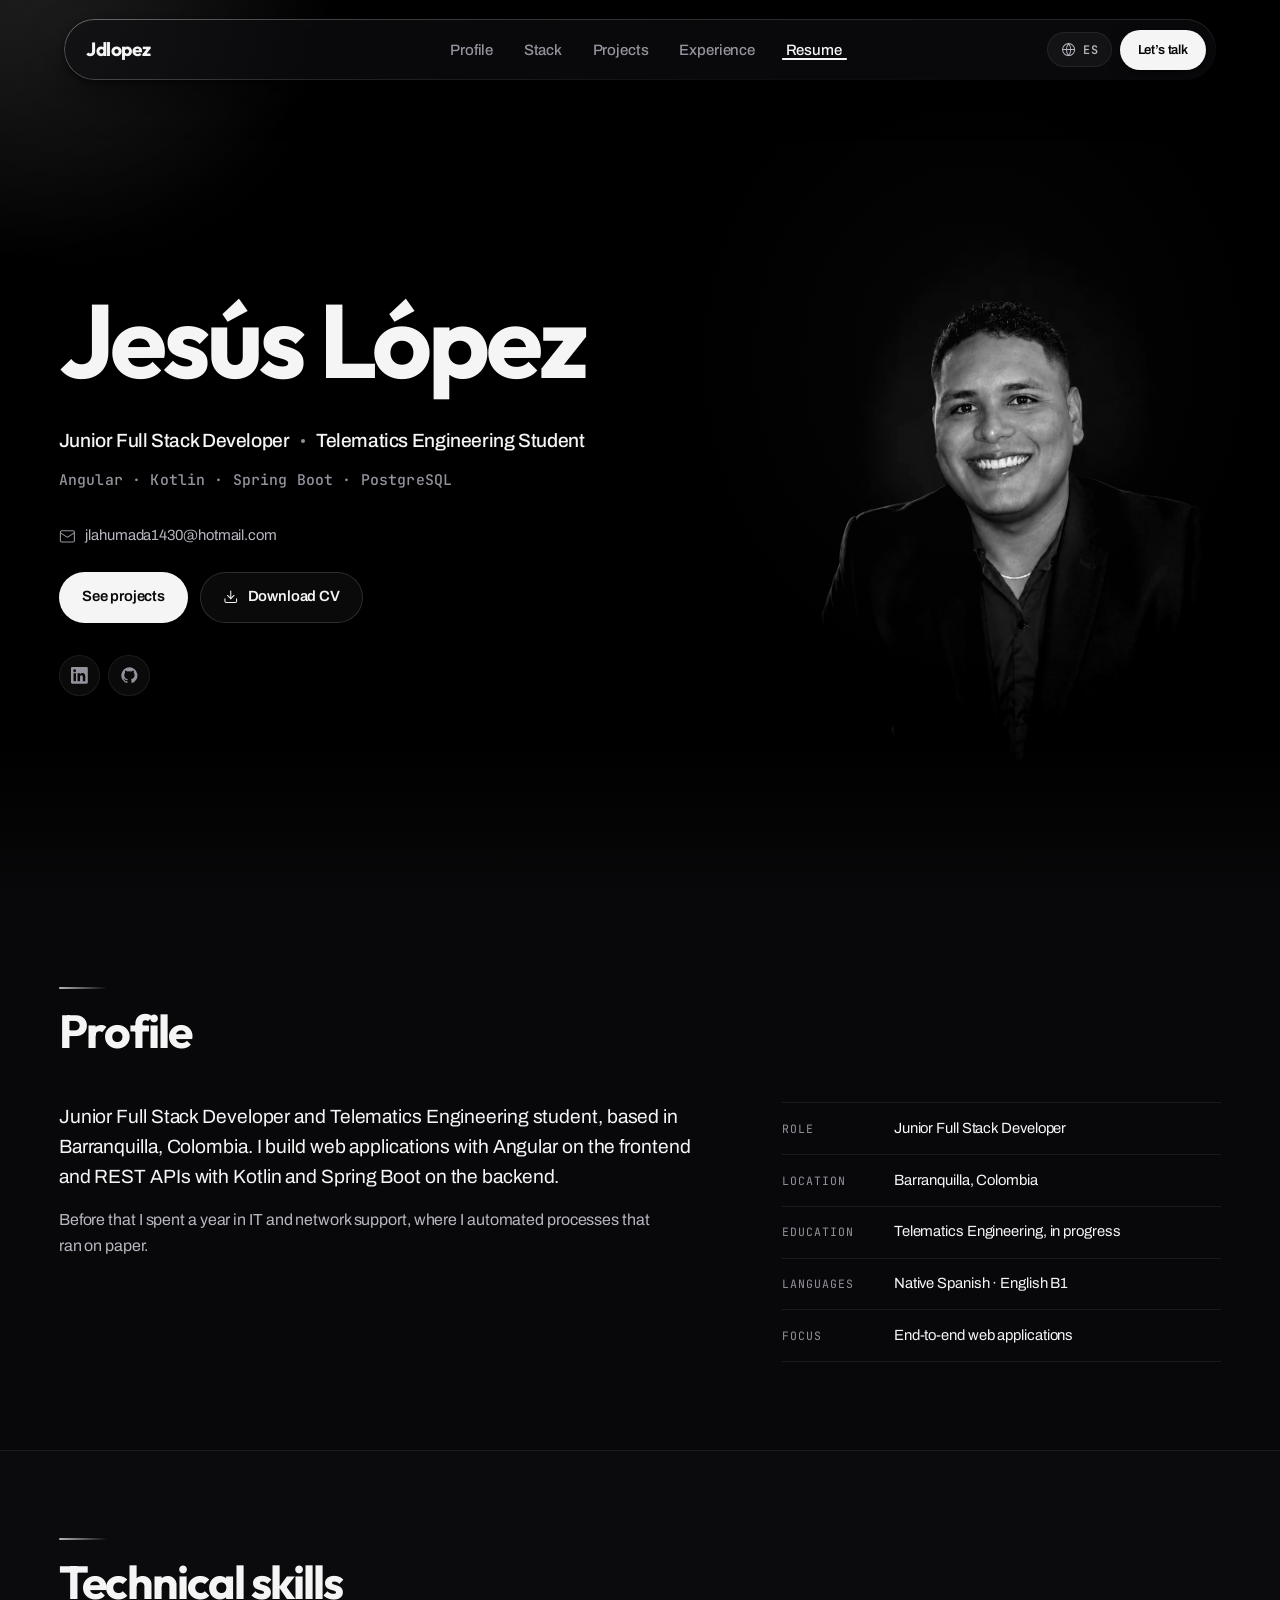
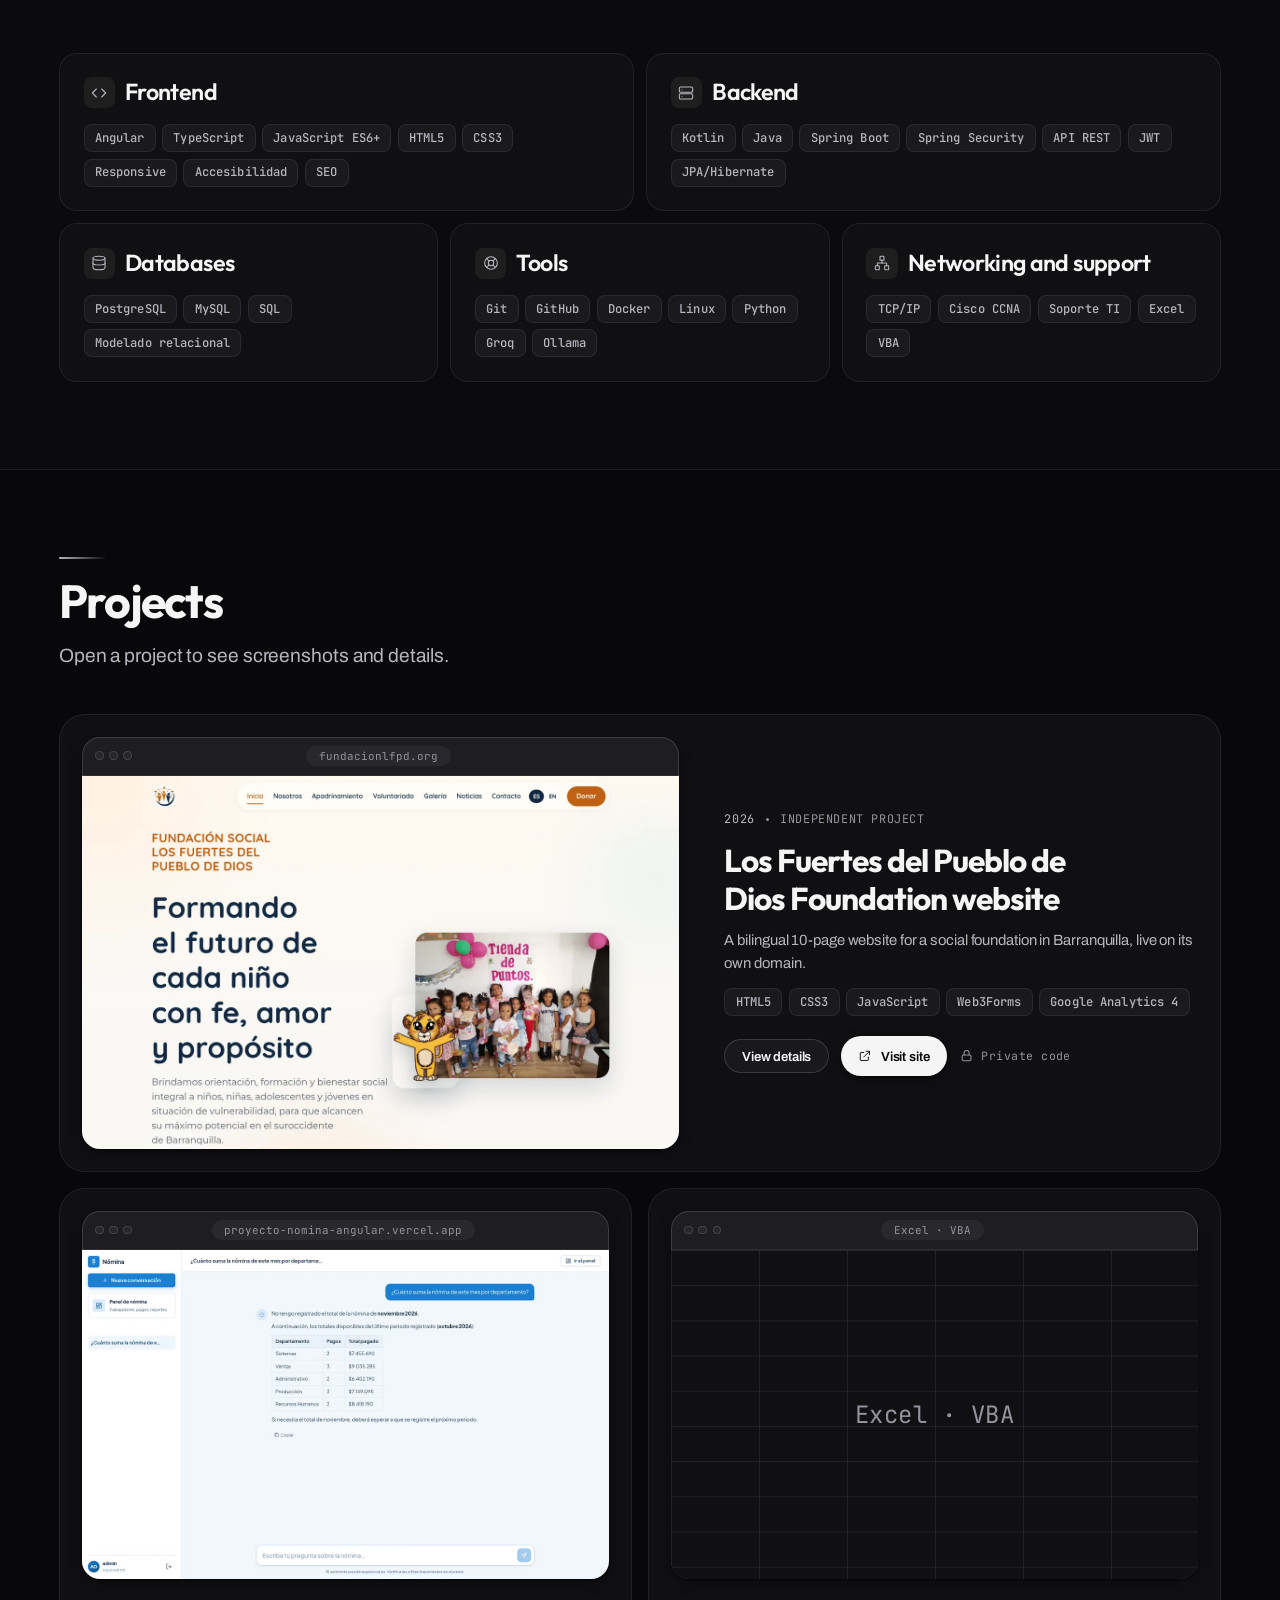
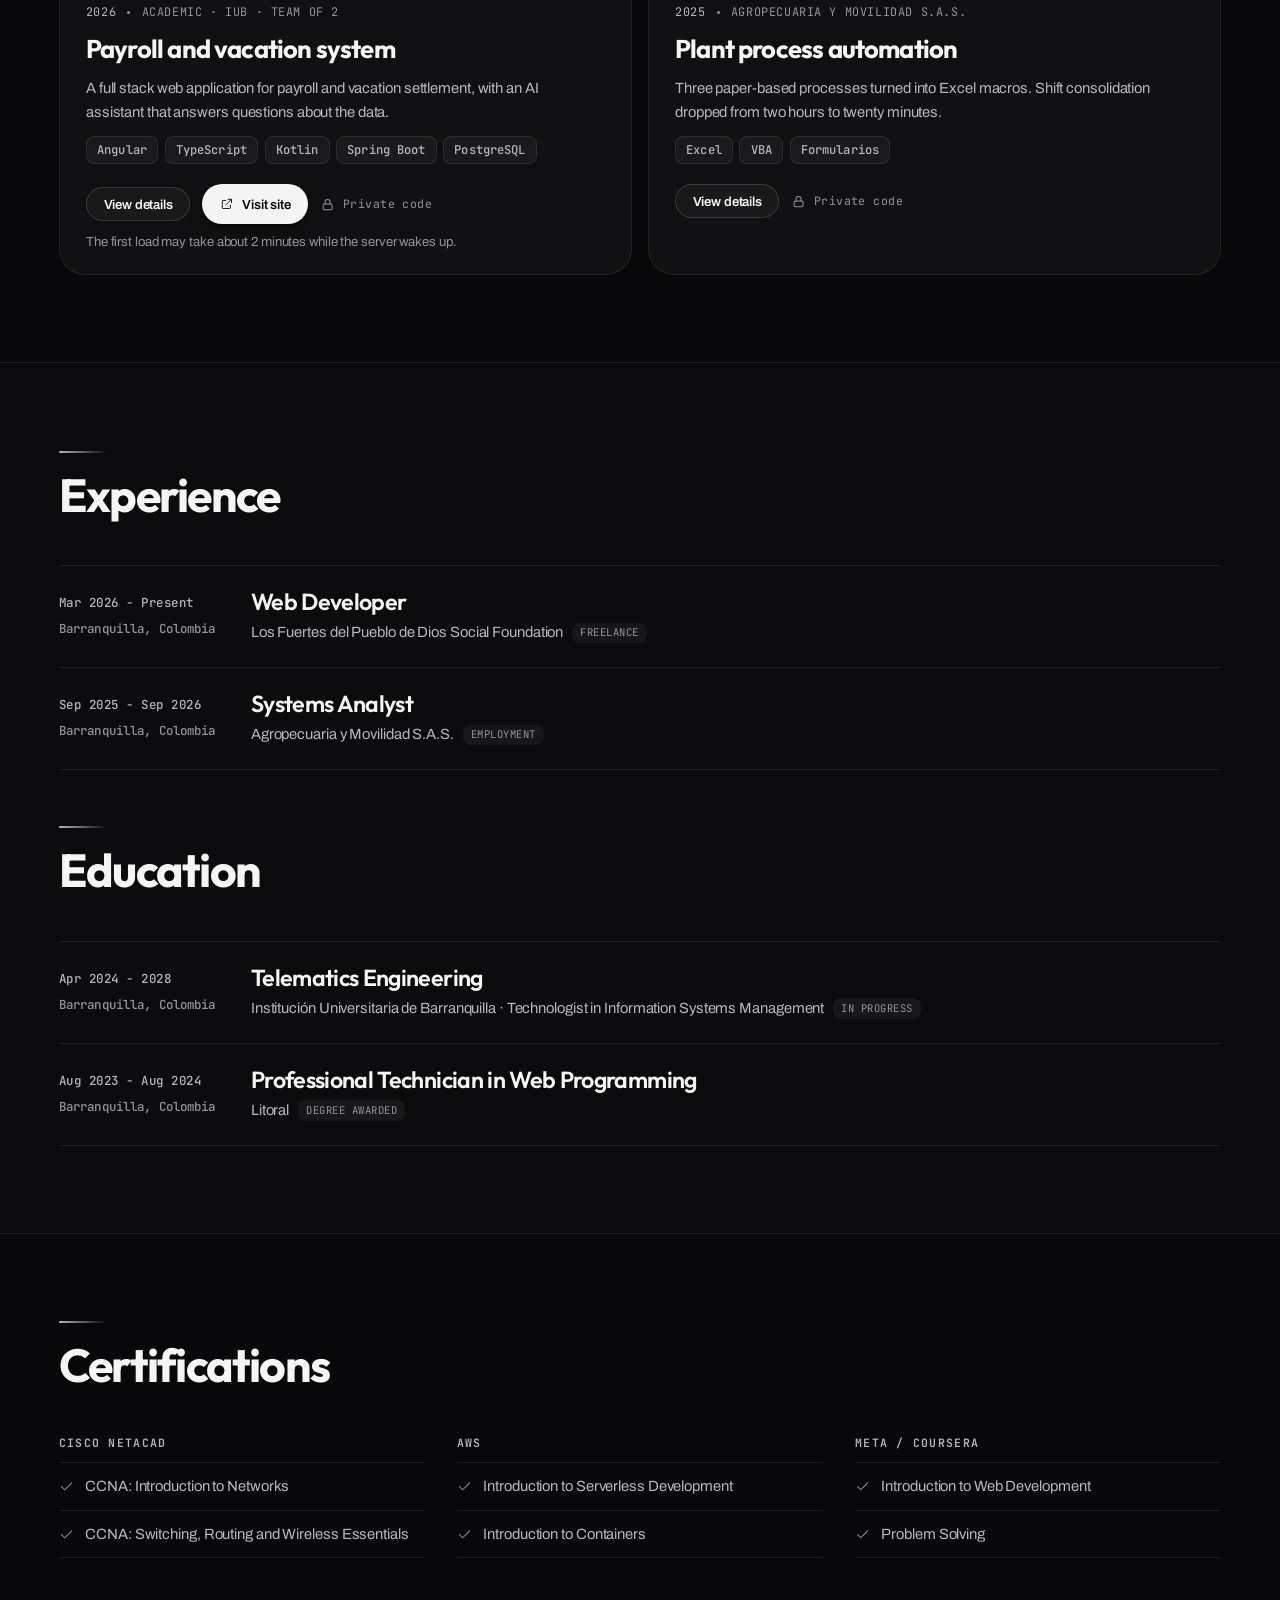
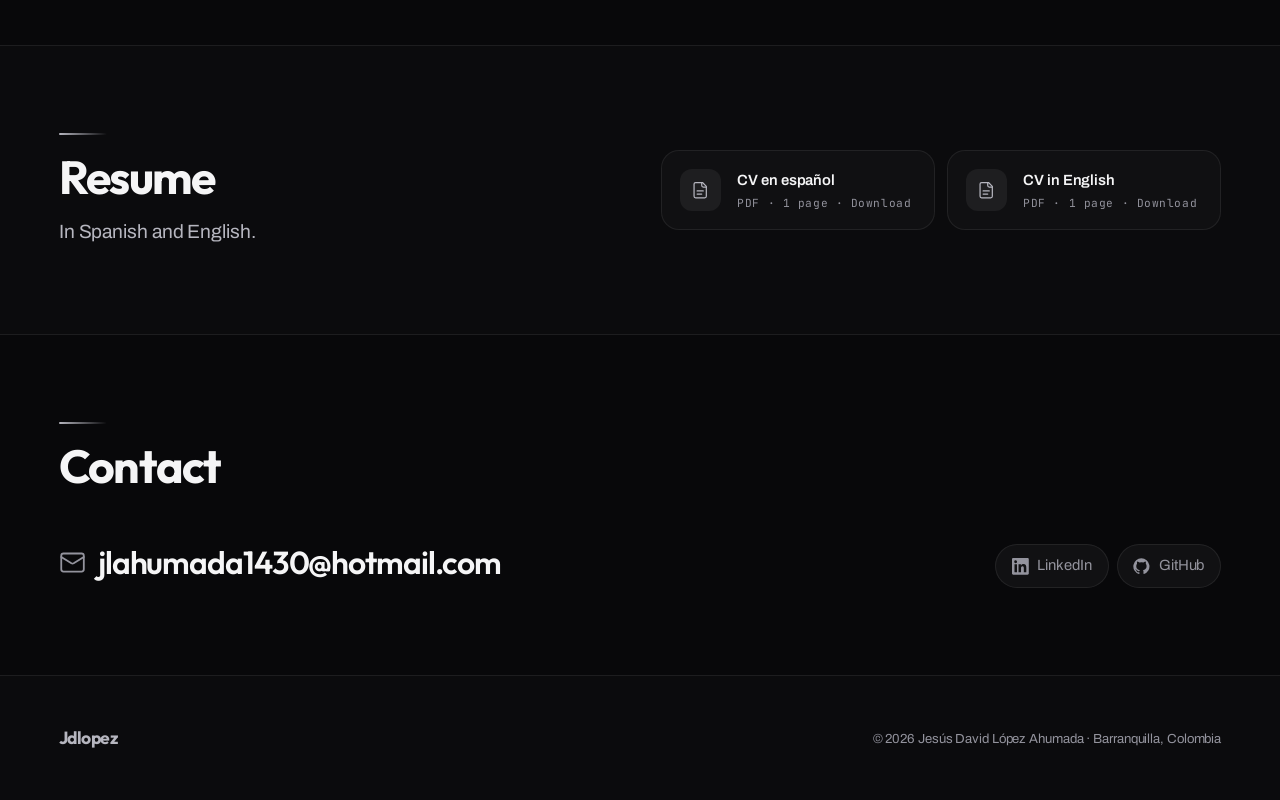
<file: index.html>
<!doctype html>
<html lang="es" class="no-js">
<head>
<meta charset="utf-8">
<meta name="viewport" content="width=device-width, initial-scale=1">
<title>Jesús López · Desarrollador Full Stack Junior</title>
<meta name="description" content="Portafolio de Jesús David López Ahumada, Desarrollador Full Stack Junior en Barranquilla: Angular, TypeScript, Kotlin, Spring Boot y PostgreSQL.">
<meta name="author" content="Jesús David López Ahumada">
<meta name="theme-color" content="#08080a">

<meta property="og:type" content="profile">
<meta property="og:title" content="Jesús López · Desarrollador Full Stack Junior">
<meta property="og:description" content="Angular, TypeScript, Kotlin, Spring Boot y PostgreSQL.">
<meta property="og:image" content="assets/img/jesus-lopez.png">
<meta name="twitter:card" content="summary_large_image">

<link rel="icon" href="assets/img/favicon.svg" type="image/svg+xml">

<link rel="preload" href="assets/fonts/outfit-var-latin.woff2" as="font" type="font/woff2" crossorigin>
<link rel="preload" href="assets/fonts/archivo-var-latin.woff2" as="font" type="font/woff2" crossorigin>

<link rel="stylesheet" href="assets/css/tokens.css">
<link rel="stylesheet" href="assets/css/base.css">
<link rel="stylesheet" href="assets/css/components.css">
<link rel="stylesheet" href="assets/css/sections.css">

<script type="application/ld+json">
{
  "@context": "https://schema.org",
  "@type": "Person",
  "name": "Jesús David López Ahumada",
  "jobTitle": "Desarrollador Full Stack Junior",
  "address": { "@type": "PostalAddress", "addressLocality": "Barranquilla", "addressCountry": "CO" },
  "email": "jlahumada1430@hotmail.com",
  "knowsLanguage": ["es", "en"],
  "knowsAbout": ["Angular", "TypeScript", "JavaScript", "Kotlin", "Java", "Spring Boot", "PostgreSQL", "MySQL", "Docker"],
  "alumniOf": { "@type": "CollegeOrUniversity", "name": "Institución Universitaria de Barranquilla" },
  "sameAs": [
    "https://www.linkedin.com/in/jdlopez30",
    "https://github.com/JLopezAhumada",
    "https://jlopezahumada.github.io"
  ]
}
</script>
</head>

<body>
<a class="skip" href="#contenido" data-i18n="skip">Saltar al contenido</a>
<div id="top-sentinel" aria-hidden="true" style="position:absolute;top:0;height:1px;width:1px"></div>

<div class="page">

<header class="nav glass" id="nav">
  <nav class="nav__inner" aria-label="Principal">
    <a class="nav__mark" href="#inicio">Jdlopez</a>

    <div class="nav__center">
      <ul class="nav__links" id="nav-links">
        <li><a class="nav__link" href="#perfil"      data-i18n="nav.perfil">Perfil</a></li>
        <li><a class="nav__link" href="#stack"       data-i18n="nav.stack">Stack</a></li>
        <li><a class="nav__link" href="#proyectos"   data-i18n="nav.proyectos">Proyectos</a></li>
        <li><a class="nav__link" href="#experiencia" data-i18n="nav.experiencia">Experiencia</a></li>
        <li><a class="nav__link" href="#cv"          data-i18n="nav.cv">Hoja de vida</a></li>
      </ul>
      <span class="nav__ind" id="nav-ind" aria-hidden="true"></span>
    </div>

    <div class="nav__end">
      <button class="langbtn" id="langbtn" type="button"
              data-i18n-attr="aria-label:lang.switch" aria-label="Cambiar idioma">
        <span data-icon="globe"></span>
        <span id="langbtn-code">EN</span>
      </button>

      <a class="btn btn--primary btn--sm" href="#contacto" data-i18n="nav.cta">Hablemos</a>

      <button class="btn btn--icon nav__burger" id="burger" type="button"
              aria-expanded="false" aria-controls="sheet"
              data-i18n-attr="aria-label:nav.menu" aria-label="Abrir menú"
              data-icon="menu"></button>
    </div>
  </nav>
</header>

<div class="sheet" id="sheet" aria-hidden="true">
  <button class="btn btn--icon sheet__close" id="sheet-close" type="button"
          data-i18n-attr="aria-label:nav.cerrar" aria-label="Cerrar menú" data-icon="close"></button>

  <nav aria-label="Menú">
    <a class="sheet__link" style="--i:0" href="#perfil"      data-i18n="nav.perfil">Perfil</a>
    <a class="sheet__link" style="--i:1" href="#stack"       data-i18n="nav.stack">Stack</a>
    <a class="sheet__link" style="--i:2" href="#proyectos"   data-i18n="nav.proyectos">Proyectos</a>
    <a class="sheet__link" style="--i:3" href="#experiencia" data-i18n="nav.experiencia">Experiencia</a>
    <a class="sheet__link" style="--i:4" href="#cv"          data-i18n="nav.cv">Hoja de vida</a>
    <a class="sheet__link" style="--i:5" href="#contacto"    data-i18n="nav.contacto">Contacto</a>
  </nav>

  <div class="sheet__foot">
    <a class="link" data-href="email" href="#"><span data-text="email"></span></a>
    <ul class="social">
      <li><a class="social__link" data-href="linkedin"  href="#" target="_blank" rel="noopener noreferrer" aria-label="LinkedIn"  data-icon="linkedin"></a></li>
      <li><a class="social__link" data-href="github"    href="#" target="_blank" rel="noopener noreferrer" aria-label="GitHub"    data-icon="github"></a></li>
    </ul>
  </div>
</div>

<main id="contenido">

  <section class="hero" id="inicio">
    <div class="hero__light" aria-hidden="true"></div>

    <div class="hero__grid">
      <div class="hero__copy">
        <div class="hero__head">
        <h1 class="display hero__name">Jesús López</h1>
        <ul class="hero__roles" id="roles"></ul>
        <p class="hero__sub mono" data-i18n="hero.sub"></p>
      </div>

      <div class="hero__meta">
        <a class="hero__mail" data-href="email" href="#">
          <span data-icon="mail"></span>
          <span data-text="email"></span>
        </a>

        <div class="hero__actions">
          <a class="btn btn--primary" href="#proyectos" data-i18n="hero.cta1">Ver proyectos</a>
          <a class="btn btn--ghost" id="hero-cv" href="assets/cv/Jesus_David_Lopez_Ahumada_CV_ES.pdf" download>
            <span data-icon="download"></span>
            <span data-i18n="hero.cta2">Descargar CV</span>
          </a>
        </div>

        <ul class="social hero__social">
          <li><a class="social__link" data-href="linkedin" href="#" target="_blank" rel="noopener noreferrer" aria-label="LinkedIn" data-icon="linkedin"></a></li>
          <li><a class="social__link" data-href="github"   href="#" target="_blank" rel="noopener noreferrer" aria-label="GitHub"   data-icon="github"></a></li>
        </ul>
      </div>
      </div>

      <div class="hero__portrait">
        <picture>
          <source media="(max-width: 47.99rem)" srcset="assets/img/jesus-lopez@sm.webp" type="image/webp">
          <source srcset="assets/img/jesus-lopez.webp" type="image/webp">
          <img src="assets/img/jesus-lopez.png" width="932" height="1500"
               data-i18n-attr="alt:hero.alt" alt="Retrato de Jesús David López Ahumada"
               fetchpriority="high" decoding="async">
        </picture>
      </div>
    </div>
  </section>

  <section class="section" id="perfil">
    <div class="wrap">
      <div class="head reveal">
        <div class="head__rule" aria-hidden="true"></div>
        <h2 class="head__title" data-i18n="about.title">Perfil</h2>
      </div>

      <div class="about__grid">
        <div class="about__text reveal">
          <p class="first" data-i18n="about.p1"></p>
          <p data-i18n="about.p2"></p>
        </div>

        <dl class="facts reveal">
          <div class="facts__row"><dt data-i18n="about.k1">Rol</dt><dd data-i18n="about.v1"></dd></div>
          <div class="facts__row"><dt data-i18n="about.k2">Ubicación</dt><dd data-i18n="about.v2"></dd></div>
          <div class="facts__row"><dt data-i18n="about.k3">Formación</dt><dd data-i18n="about.v3"></dd></div>
          <div class="facts__row"><dt data-i18n="about.k4">Idiomas</dt><dd data-i18n="about.v4"></dd></div>
          <div class="facts__row"><dt data-i18n="about.k5">Enfoque</dt><dd data-i18n="about.v5"></dd></div>
        </dl>
      </div>
    </div>
  </section>

  <section class="section section--raised" id="stack">
    <div class="wrap">
      <div class="head reveal">
        <div class="head__rule" aria-hidden="true"></div>
        <h2 class="head__title" data-i18n="stack.title">Habilidades técnicas</h2>
      </div>
      <div class="bento" id="bento"></div>
    </div>
  </section>

  <section class="section" id="proyectos">
    <div class="wrap">
      <div class="head reveal">
        <div class="head__rule" aria-hidden="true"></div>
        <h2 class="head__title" data-i18n="proy.title">Proyectos</h2>
        <p class="head__note" data-i18n="proy.note"></p>
      </div>
      <div class="projects" id="proyectos-lista"></div>
    </div>
  </section>

  <section class="section section--raised" id="experiencia">
    <div class="wrap">
      <div class="head reveal">
        <div class="head__rule" aria-hidden="true"></div>
        <h2 class="head__title" data-i18n="exp.title">Experiencia</h2>
      </div>
      <div class="timeline" id="experiencia-lista"></div>

      <div class="head reveal" id="formacion">
        <div class="head__rule" aria-hidden="true"></div>
        <h2 class="head__title" data-i18n="form.title">Formación</h2>
      </div>
      <div class="timeline" id="formacion-lista"></div>
    </div>
  </section>

  <section class="section" id="certificaciones">
    <div class="wrap">
      <div class="head reveal">
        <div class="head__rule" aria-hidden="true"></div>
        <h2 class="head__title" data-i18n="cert.title">Certificaciones</h2>
      </div>
      <div class="certs" id="certs"></div>
    </div>
  </section>

  <section class="section section--raised" id="cv">
    <div class="wrap">
      <div class="cv">
        <div class="reveal">
          <div class="head__rule" aria-hidden="true"></div>
          <h2 class="head__title" data-i18n="cv.title">Hoja de vida</h2>
          <p class="head__note" data-i18n="cv.note"></p>
        </div>
        <div class="cv__files reveal" id="cv-files"></div>
      </div>
    </div>
  </section>

  <section class="section" id="contacto">
    <div class="wrap">
      <div class="head reveal">
        <div class="head__rule" aria-hidden="true"></div>
        <h2 class="head__title" data-i18n="con.title">Contacto</h2>
      </div>

      <div class="contact__grid reveal">
        <a class="contact__mail" data-href="email" href="#">
          <span data-icon="mail"></span>
          <span data-text="email"></span>
        </a>

        <ul class="social social--labelled">
          <li><a class="social__link" data-href="linkedin"  href="#" target="_blank" rel="noopener noreferrer"><span data-icon="linkedin"></span><span data-i18n="con.linkedin">LinkedIn</span></a></li>
          <li><a class="social__link" data-href="github"    href="#" target="_blank" rel="noopener noreferrer"><span data-icon="github"></span><span data-i18n="con.github">GitHub</span></a></li>
        </ul>
      </div>
    </div>
  </section>

</main>

<dialog class="detalle" id="detalle" aria-labelledby="detalle-titulo">
  <button class="btn btn--icon detalle__cerrar" id="detalle-cerrar" type="button"
          data-i18n-attr="aria-label:proy.cerrar" aria-label="Cerrar" data-icon="close"></button>
  <div class="detalle__grid" id="detalle-contenido"></div>
</dialog>

<footer class="footer">
  <div class="wrap footer__inner">
    <a class="footer__mark" href="#inicio">Jdlopez</a>
    <span class="footer__note">
      &copy; <span id="year">2026</span> Jesús David López Ahumada · <span data-i18n="foot.note">Barranquilla, Colombia</span>
    </span>
  </div>
</footer>

</div>

<script type="module" src="assets/js/main.js"></script>
</body>
</html>
</file>
<file: assets/css/tokens.css>
@font-face {
  font-family: 'Outfit';
  src: url('../fonts/outfit-var-latin.woff2') format('woff2');
  font-weight: 400 800; font-style: normal; font-display: swap;
  unicode-range: U+0000-00FF, U+0131, U+0152-0153, U+02BB-02BC, U+02C6,
                 U+02DA, U+02DC, U+2000-206F, U+2074, U+20AC, U+2122, U+2191,
                 U+2193, U+2212, U+2215, U+FEFF, U+FFFD;
}
@font-face {
  font-family: 'Outfit';
  src: url('../fonts/outfit-var-latin-ext.woff2') format('woff2');
  font-weight: 400 800; font-style: normal; font-display: swap;
  unicode-range: U+0100-024F, U+0259, U+1E00-1EFF, U+2020, U+20A0-20AB,
                 U+20AD-20CF, U+2113, U+2C60-2C7F, U+A720-A7FF;
}

@font-face {
  font-family: 'Archivo';
  src: url('../fonts/archivo-var-latin.woff2') format('woff2');
  font-weight: 100 900; font-style: normal; font-display: swap;
  unicode-range: U+0000-00FF, U+0131, U+0152-0153, U+02BB-02BC, U+02C6,
                 U+02DA, U+02DC, U+2000-206F, U+2074, U+20AC, U+2122, U+2191,
                 U+2193, U+2212, U+2215, U+FEFF, U+FFFD;
}
@font-face {
  font-family: 'Archivo';
  src: url('../fonts/archivo-var-latin-ext.woff2') format('woff2');
  font-weight: 100 900; font-style: normal; font-display: swap;
  unicode-range: U+0100-024F, U+0259, U+1E00-1EFF, U+2020, U+20A0-20AB,
                 U+20AD-20CF, U+2113, U+2C60-2C7F, U+A720-A7FF;
}

@font-face {
  font-family: 'JetBrains Mono';
  src: url('../fonts/jetbrainsmono-var-latin.woff2') format('woff2');
  font-weight: 100 800; font-style: normal; font-display: swap;
  unicode-range: U+0000-00FF, U+0131, U+0152-0153, U+02BB-02BC, U+02C6,
                 U+02DA, U+02DC, U+2000-206F, U+2074, U+20AC, U+2122, U+2191,
                 U+2193, U+2212, U+2215, U+FEFF, U+FFFD;
}
@font-face {
  font-family: 'JetBrains Mono';
  src: url('../fonts/jetbrainsmono-var-latin-ext.woff2') format('woff2');
  font-weight: 100 800; font-style: normal; font-display: swap;
  unicode-range: U+0100-024F, U+0259, U+1E00-1EFF, U+2020, U+20A0-20AB,
                 U+20AD-20CF, U+2113, U+2C60-2C7F, U+A720-A7FF;
}

:root {

  --ink-900: #08080a;
  --ink-850: #0b0b0d;
  --ink-800: #101012;
  --ink-700: #16161a;
  --ink-600: #1e1e22;
  --ink-500: #26262b;

  --fg:   #f5f5f6;
  --fg-2: #b6b6bf;
  --fg-3: #93939d;

  --line:   rgba(255, 255, 255, .075);
  --line-2: rgba(255, 255, 255, .14);
  --line-3: rgba(255, 255, 255, .26);

  --glow:  rgba(255, 255, 255, .085);
  --glow-2: rgba(255, 255, 255, .04);

  --font-display: 'Outfit', 'Archivo', system-ui, sans-serif;
  --font-sans: 'Archivo', system-ui, -apple-system, 'Segoe UI', sans-serif;
  --font-mono: 'JetBrains Mono', ui-monospace, 'SF Mono', Menlo, monospace;

  --t-hero:    clamp(2.9rem, 1.5rem + 6.4vw, 6.5rem);
  --t-display: clamp(1.8rem, 1.2rem + 2.6vw, 3rem);
  --t-h2:      clamp(1.75rem, 1.2rem + 2.4vw, 2.9rem);
  --t-h3:      clamp(1.15rem, 1.02rem + .6vw, 1.45rem);
  --t-lead:    clamp(1.02rem, .96rem + .4vw, 1.2rem);
  --t-body:    1rem;
  --t-sm:      .925rem;
  --t-xs:      .82rem;
  --t-mono:    .8rem;

  --sp-1: .25rem;  --sp-2: .5rem;   --sp-3: .75rem;  --sp-4: 1rem;
  --sp-5: 1.5rem;  --sp-6: 2rem;    --sp-7: 3rem;    --sp-8: 4rem;
  --sp-9: 6rem;

  --section-y: clamp(3.25rem, 2.25rem + 4vw, 5.5rem);
  --gutter:    clamp(1.25rem, .6rem + 2.6vw, 3rem);
  --measure:   68ch;
  --maxw:      78rem;

  --r-sm: 8px;  --r-md: 12px;  --r-lg: 18px;  --r-xl: 26px;  --r-pill: 999px;

  --shadow-1: 0 1px 2px rgba(0,0,0,.5), 0 4px 14px rgba(0,0,0,.35);
  --shadow-2: 0 2px 6px rgba(0,0,0,.55), 0 16px 40px rgba(0,0,0,.45);
  --shadow-3: 0 4px 12px rgba(0,0,0,.6), 0 30px 70px rgba(0,0,0,.55);

  --ease:      cubic-bezier(.22, 1, .36, 1);
  --ease-soft: cubic-bezier(.4, 0, .2, 1);
  --dur-1: 140ms;  --dur-2: 240ms;  --dur-3: 420ms;  --dur-4: 800ms;
}

@media (prefers-reduced-motion: reduce) {
  :root { --dur-1: 1ms; --dur-2: 1ms; --dur-3: 1ms; --dur-4: 1ms; }
}
</file>
<file: assets/css/base.css>
*, *::before, *::after { box-sizing: border-box; }
* { margin: 0; min-width: 0; }

html {
  -webkit-text-size-adjust: 100%;
  scroll-behavior: smooth;
  scroll-padding-top: clamp(6rem, 4.5rem + 4vw, 8rem);
}
@media (prefers-reduced-motion: reduce) { html { scroll-behavior: auto; } }

body {
  min-height: 100dvh;
  background: var(--ink-900);
  color: var(--fg);
  font-family: var(--font-sans);
  font-size: var(--t-body);
  font-weight: 400;
  line-height: 1.6;
  letter-spacing: -.006em;
  overflow-x: hidden;
  -webkit-font-smoothing: antialiased;
  -moz-osx-font-smoothing: grayscale;
  font-synthesis-weight: none;
  font-synthesis-style: none;
}

body::before {
  content: '';
  position: fixed;
  inset: 0;
  z-index: 0;
  pointer-events: none;
  background:
    radial-gradient(52rem 40rem at -6% -12%, var(--glow), transparent 56%),
    radial-gradient(30rem 30rem at 4% 2%, var(--glow-2), transparent 64%);
}

body::after {
  content: '';
  position: fixed;
  inset: 0;
  z-index: 1;
  pointer-events: none;
  opacity: .035;
  background-image: url("data:image/svg+xml,%3Csvg xmlns='http://www.w3.org/2000/svg' width='140' height='140'%3E%3Cfilter id='n'%3E%3CfeTurbulence type='fractalNoise' baseFrequency='.85' numOctaves='3' stitchTiles='stitch'/%3E%3C/filter%3E%3Crect width='140' height='140' filter='url(%23n)'/%3E%3C/svg%3E");
}

.page { position: relative; z-index: 2; }

img, picture, svg, video { display: block; max-width: 100%; }
svg { flex: none; }

h1, h2, h3, h4 {
  font-family: var(--font-display);
  font-weight: 600;

  line-height: 1.16;
  letter-spacing: -.03em;
}

.display {
  font-family: var(--font-display);
  font-weight: 700;

  line-height: 1.08;
  letter-spacing: -.038em;
}
.display > * { display: block; }

p { text-wrap: pretty; }
h1, h2, h3 { text-wrap: balance; }

a { color: inherit; text-decoration: none; }
strong, b { font-weight: 600; color: var(--fg); }

.mono {
  font-family: var(--font-mono);
  font-size: var(--t-mono);
  font-weight: 500;
  letter-spacing: .03em;
  font-variant-numeric: tabular-nums;
}

code {
  font-family: var(--font-mono);
  font-size: .88em;
  padding: .1em .34em;
  border-radius: 4px;
  background: rgba(255, 255, 255, .06);
  color: var(--fg);
  overflow-wrap: anywhere;
}

.lead {
  font-size: var(--t-lead);
  line-height: 1.55;
  color: var(--fg-2);
  max-width: var(--measure);
}

ul, ol { padding: 0; list-style: none; }

:focus-visible {
  outline: 2px solid var(--fg);
  outline-offset: 3px;
  border-radius: var(--r-sm);
}
:focus:not(:focus-visible) { outline: none; }

::selection { background: var(--fg); color: var(--ink-900); }

.skip {
  position: fixed;
  left: var(--sp-4);
  top: var(--sp-4);
  z-index: 200;
  width: 1px;
  height: 1px;
  padding: 0;
  overflow: hidden;
  clip-path: inset(50%);
  white-space: nowrap;
  opacity: 0;
  background: var(--fg);
  color: var(--ink-900);
  border-radius: var(--r-pill);
  font-size: var(--t-sm);
  font-weight: 600;
}
.skip:focus {
  width: auto;
  height: auto;
  padding: var(--sp-3) var(--sp-5);
  overflow: visible;
  clip-path: none;
  opacity: 1;
}

@media (prefers-reduced-motion: reduce) {
  *, *::before, *::after {
    animation-duration: .01ms !important;
    animation-iteration-count: 1 !important;
    transition-duration: .01ms !important;
  }
}

@supports selector(::-webkit-scrollbar) {
  ::-webkit-scrollbar { width: 11px; height: 11px; }
  ::-webkit-scrollbar-track { background: var(--ink-900); }
  ::-webkit-scrollbar-thumb {
    background: var(--ink-500);
    border: 3px solid var(--ink-900);
    border-radius: var(--r-pill);
  }
  ::-webkit-scrollbar-thumb:hover { background: #35353c; }
}
html { scrollbar-color: var(--ink-500) var(--ink-900); scrollbar-width: thin; }

.wrap {
  width: 100%;
  max-width: var(--maxw);
  margin-inline: auto;
  padding-inline: var(--gutter);
}

.section { padding-block: var(--section-y); position: relative; }
.section--raised { background: var(--ink-850); border-block: 1px solid var(--line); }

.visually-hidden {
  position: absolute; width: 1px; height: 1px;
  padding: 0; margin: -1px; overflow: hidden;
  clip-path: inset(50%); white-space: nowrap; border: 0;
}
</file>
<file: assets/css/components.css>
.glass {
  position: relative;
  background: rgba(16, 16, 19, .62);
  backdrop-filter: blur(22px) saturate(150%);
  -webkit-backdrop-filter: blur(22px) saturate(150%);
  box-shadow:
    inset 0 1px 0 rgba(255, 255, 255, .10),
    inset 0 -1px 0 rgba(0, 0, 0, .4),
    var(--shadow-2);
}

.glass::before {
  content: '';
  position: absolute;
  inset: 0;
  border-radius: inherit;
  padding: 1px;
  background: linear-gradient(
    135deg,
    rgba(255, 255, 255, .30) 0%,
    rgba(255, 255, 255, .12) 26%,
    rgba(255, 255, 255, .04) 60%,
    rgba(255, 255, 255, .015) 100%
  );
  -webkit-mask: linear-gradient(#000 0 0) content-box, linear-gradient(#000 0 0);
  mask: linear-gradient(#000 0 0) content-box, linear-gradient(#000 0 0);
  -webkit-mask-composite: xor;
  mask-composite: exclude;
  pointer-events: none;
}

@supports not (backdrop-filter: blur(1px)) {
  .glass { background: rgba(13, 13, 16, .96); }
}

.nav {
  position: fixed;
  top: clamp(.75rem, .4rem + 1vw, 1.25rem);
  left: 50%;
  transform: translateX(-50%);
  z-index: 100;
  width: min(calc(100% - 2 * var(--gutter)), 72rem);
  border-radius: var(--r-pill);
  transition:
    width var(--dur-3) var(--ease),
    background-color var(--dur-3) var(--ease),
    box-shadow var(--dur-3) var(--ease);
}
.nav.is-stuck {
  width: min(calc(100% - 2 * var(--gutter)), 66rem);
  background: rgba(11, 11, 14, .82);
  box-shadow:
    inset 0 1px 0 rgba(255, 255, 255, .12),
    inset 0 -1px 0 rgba(0, 0, 0, .5),
    var(--shadow-3);
}

.nav__inner {
  display: grid;
  grid-template-columns: 1fr auto 1fr;
  align-items: center;
  gap: var(--sp-4);
  padding: .65rem .65rem .65rem 1.4rem;
}

@media (max-width: 62rem) {
  .nav__inner { grid-template-columns: 1fr auto; }
}

.nav__mark {
  justify-self: start;
  font-family: var(--font-display);
  font-size: 1.2rem;
  font-weight: 700;
  letter-spacing: -.03em;
  color: var(--fg);
  transition: opacity var(--dur-2) var(--ease);
}
.nav__mark:hover { opacity: .65; }

.nav__center {
  position: relative;
  justify-self: center;
}
@media (max-width: 62rem) { .nav__center { display: none; } }

.nav__links {
  display: flex;
  align-items: center;
}

.nav__link {
  position: relative;
  padding: .52rem .95rem;
  font-size: .94rem;
  font-weight: 500;
  color: var(--fg-3);
  white-space: nowrap;
  border-radius: var(--r-pill);
  transition: color var(--dur-2) var(--ease);
}
.nav__link:hover { color: var(--fg-2); }
.nav__link[aria-current='true'] { color: var(--fg); }

.nav__ind {
  position: absolute;
  bottom: .18rem;
  left: 0;
  width: 100px;
  height: 2px;
  border-radius: 2px;
  background: var(--fg);
  opacity: 0;
  transform: translateX(var(--ind-x, 0)) scaleX(var(--ind-s, 1));
  transform-origin: left center;
  transition:
    transform var(--dur-3) var(--ease),
    opacity var(--dur-2) var(--ease);
}
.nav__ind.is-on { opacity: 1; }

.nav__end {
  justify-self: end;
  display: flex;
  align-items: center;
  gap: var(--sp-2);
}

@media (max-width: 25rem) {
  .nav__end > .btn--primary { display: none; }
}

.langbtn {
  display: inline-flex;
  align-items: center;
  gap: .42rem;
  padding: .6rem .85rem;
  border: 0;
  border-radius: var(--r-pill);
  background: rgba(255, 255, 255, .04);
  box-shadow: inset 0 0 0 1px var(--line);
  color: var(--fg-2);
  cursor: pointer;
  font-family: var(--font-mono);
  font-size: .74rem;
  font-weight: 600;
  letter-spacing: .06em;
  transition:
    color var(--dur-2) var(--ease),
    background-color var(--dur-2) var(--ease),
    box-shadow var(--dur-2) var(--ease);
}
.langbtn svg { width: .95rem; height: .95rem; }
.langbtn:hover {
  color: var(--fg);
  background: rgba(255, 255, 255, .09);
  box-shadow: inset 0 0 0 1px var(--line-2);
}

.btn {
  display: inline-flex;
  align-items: center;
  justify-content: center;
  gap: .55rem;
  padding: .85rem 1.45rem;
  border: 0;
  border-radius: var(--r-pill);
  font-family: inherit;
  font-size: var(--t-sm);
  font-weight: 600;
  letter-spacing: -.012em;
  white-space: nowrap;
  cursor: pointer;
  transition:
    transform var(--dur-2) var(--ease),
    background-color var(--dur-2) var(--ease),
    color var(--dur-2) var(--ease),
    box-shadow var(--dur-2) var(--ease);
}
.btn svg { width: 1.05em; height: 1.05em; }
.btn:active { transform: translateY(1px); }

.btn--primary {
  background: var(--fg);
  color: var(--ink-900);
  box-shadow: var(--shadow-1);
}
.btn--primary:hover { background: #fff; box-shadow: var(--shadow-2); }

.btn--ghost {
  background: rgba(255, 255, 255, .04);
  color: var(--fg);
  box-shadow: inset 0 0 0 1px var(--line-2);
}
.btn--ghost:hover {
  background: rgba(255, 255, 255, .08);
  box-shadow: inset 0 0 0 1px var(--line-3);
}

.btn--sm { padding: .6rem 1.1rem; font-size: var(--t-xs); }

.btn--icon {
  width: 2.85rem; height: 2.85rem; padding: 0;
  background: rgba(255, 255, 255, .05);
  color: var(--fg);
  box-shadow: inset 0 0 0 1px var(--line-2);
}
.btn--icon svg { width: 1.2rem; height: 1.2rem; }
@media (min-width: 62.0625rem) { .btn--icon.nav__burger { display: none; } }

.chips { display: flex; flex-wrap: wrap; gap: .4rem; }

.chip {
  padding: .36rem .7rem;
  border-radius: var(--r-sm);
  background: rgba(255, 255, 255, .045);
  box-shadow: inset 0 0 0 1px var(--line);
  font-family: var(--font-mono);
  font-size: .76rem;
  font-weight: 500;
  letter-spacing: .01em;
  line-height: 1.35;
  color: var(--fg-2);
  max-width: 100%;
  overflow-wrap: anywhere;
}

.head { margin-bottom: clamp(1.75rem, 1.25rem + 1.8vw, 2.75rem); }

.head__rule {
  width: 3rem;
  height: 2px;
  margin-bottom: var(--sp-4);
  background: linear-gradient(90deg, var(--fg-2), transparent);
  border-radius: 1px;
}

.head__title {
  font-size: var(--t-h2);
  font-weight: 700;
  letter-spacing: -.038em;
}
.head__note {
  margin-top: var(--sp-3);
  font-size: var(--t-lead);
  line-height: 1.55;
  color: var(--fg-2);
  max-width: var(--measure);
}

.link {
  display: inline-flex;
  align-items: center;
  gap: .4rem;
  color: var(--fg);
  font-weight: 500;
  background-image: linear-gradient(var(--fg), var(--fg));
  background-size: 0% 1px;
  background-position: left 100%;
  background-repeat: no-repeat;
  transition: background-size var(--dur-2) var(--ease), opacity var(--dur-2) var(--ease);
}
.link:hover { background-size: 100% 1px; }
.link svg { width: .95em; height: .95em; }

.social { display: flex; flex-wrap: wrap; gap: var(--sp-2); }

.social__link {
  display: grid;
  place-items: center;
  width: 2.6rem;
  height: 2.6rem;
  border-radius: var(--r-pill);
  background: rgba(255, 255, 255, .04);
  box-shadow: inset 0 0 0 1px var(--line);
  color: var(--fg-3);
  transition:
    color var(--dur-2) var(--ease),
    background-color var(--dur-2) var(--ease),
    box-shadow var(--dur-2) var(--ease);
}
.social__link svg { width: 1.05rem; height: 1.05rem; }
.social__link:hover {
  color: var(--fg);
  background: rgba(255, 255, 255, .09);
  box-shadow: inset 0 0 0 1px var(--line-2);
}

.social--labelled .social__link {
  width: auto;
  height: auto;
  padding: .62rem 1.05rem;
  grid-auto-flow: column;
  gap: .55rem;
  align-items: center;
  font-size: var(--t-sm);
}
</file>
<file: assets/css/sections.css>
.hero {
  position: relative;
  isolation: isolate;
  background:
    linear-gradient(to bottom,
      #000 0%,
      #000 calc(100% - 10rem),
      var(--ink-900) 100%);
  min-height: 100svh;
  display: grid;
  align-items: center;
  overflow: clip;
}

.hero__light {
  position: absolute;
  inset: 0;
  z-index: 0;
  pointer-events: none;
  background:
    radial-gradient(44rem 38rem at -2% -8%, rgba(255, 255, 255, .10), transparent 55%),
    radial-gradient(26rem 24rem at 6% 4%, rgba(255, 255, 255, .045), transparent 62%),
    radial-gradient(28rem 32rem at 76% 40%, rgba(255, 255, 255, .022), transparent 66%);
}

.hero__grid {
  position: relative;
  width: 100%;
  max-width: var(--maxw);
  margin-inline: auto;
  padding-inline: var(--gutter);
  padding-block: clamp(6.5rem, 5rem + 4vw, 8rem) var(--sp-7);
  display: grid;

  gap: var(--sp-5);
  grid-template-columns: minmax(0, 1fr) auto;
  grid-template-areas:
    'name  portrait'
    'roles portrait'
    'sub   sub'
    'meta  meta';
  align-items: center;
  column-gap: var(--sp-4);
  row-gap: 0;
}

.hero__copy     { display: contents; }
.hero__head     { display: contents; }
.hero__name     { grid-area: name; align-self: end; }
.hero__roles    { grid-area: roles; align-self: start; }
.hero__sub      { grid-area: sub; margin-top: var(--sp-4); }
.hero__meta     { grid-area: meta; margin-top: var(--sp-5); }
.hero__portrait { grid-area: portrait; }

@media (min-width: 48rem) {
  .hero__grid {
    grid-template-columns: minmax(0, 1.08fr) minmax(0, .92fr);
    grid-template-areas: 'copy portrait';
    align-items: center;
    gap: var(--sp-6);
  }

  .hero__head  { display: block; grid-area: auto; }
  .hero__name  { grid-area: auto; }
  .hero__roles { grid-area: auto; }
  .hero__sub   { grid-area: auto; margin-top: 0; }
  .hero__meta  { grid-area: auto; margin-top: 0; }

  .hero__copy {
    grid-area: copy;
    display: flex;
    flex-direction: column;
    gap: var(--sp-6);
  }
}

.hero__name {
  font-size: var(--t-hero);
  margin-bottom: clamp(1.25rem, .9rem + 1.2vw, 1.9rem);
  color: var(--fg);
}

@media (max-width: 47.99rem) {
  .hero__name {
    font-size: clamp(1.95rem, 1.1rem + 4.4vw, 2.9rem);
    margin-bottom: var(--sp-3);
  }
}

.hero__roles {
  display: flex;
  flex-wrap: wrap;
  align-items: center;
  gap: .35rem .7rem;
  margin-bottom: var(--sp-3);
  font-size: var(--t-lead);
  font-weight: 500;
  color: var(--fg);
  letter-spacing: -.02em;
}
.hero__roles li { display: flex; align-items: center; gap: .7rem; }
.hero__roles li:not(:last-child)::after {
  content: '';
  width: 4px; height: 4px;
  border-radius: 50%;
  background: var(--fg-3);
}

@media (max-width: 47.99rem), (min-width: 48rem) and (max-width: 66rem) {
  .hero__roles { display: grid; justify-items: start; gap: .15rem; }
  .hero__roles li:not(:last-child)::after { display: none; }
}

.hero__sub {
  margin-bottom: 0;
  font-size: var(--t-sm);
  color: var(--fg-3);
  letter-spacing: .01em;
}

.hero__mail {
  display: inline-flex;
  align-items: center;
  gap: .6rem;
  margin-bottom: var(--sp-5);
  font-size: var(--t-sm);
  color: var(--fg-2);
  overflow-wrap: anywhere;
  transition: color var(--dur-2) var(--ease);
}
.hero__mail svg { width: 1.05rem; height: 1.05rem; color: var(--fg-3); flex: none; }
.hero__mail:hover { color: var(--fg); }

.hero__actions {
  display: flex;
  flex-wrap: wrap;
  align-items: center;
  gap: var(--sp-3);
  margin-bottom: var(--sp-6);
}

.hero__social { margin-top: var(--sp-2); }

.hero__portrait {
  position: relative;
  justify-self: center;
  width: 100%;
  max-width: 26rem;
}
.hero__portrait img {
  width: 100%;
  height: auto;
  mix-blend-mode: screen;
  filter: contrast(1.05);
}

@media (min-width: 48rem) {
  .hero__portrait {
    justify-self: end;
    align-self: end;
    max-width: 32rem;
  }
  .hero__portrait img {
    max-height: min(84svh, 42rem);
    object-fit: contain;
    object-position: bottom right;
    margin-left: auto;
  }
}

@media (max-width: 47.99rem) {

  .hero__portrait {
    justify-self: end;
    align-self: center;
    width: min(44vw, 12rem);
    max-width: none;
    margin: 0;
  }
  .hero__roles { font-size: 1rem; margin-bottom: 0; }
  .hero__sub   { font-size: var(--t-xs); }
}

@media (max-width: 23.5rem) {

  .hero__portrait { width: min(36vw, 8.5rem); }
  .hero__name  { font-size: 1.8rem; }
  .hero__roles { font-size: .9rem; }
}

.about__grid {
  display: grid;
  gap: clamp(2rem, 1rem + 4vw, 4rem);
  align-items: start;
}
@media (min-width: 52rem) {
  .about__grid { grid-template-columns: minmax(0, 1.5fr) minmax(0, 1fr); }
}

.about__text p { color: var(--fg-2); max-width: var(--measure); }
.about__text p + p { margin-top: var(--sp-4); }
.about__text .first { font-size: var(--t-lead); line-height: 1.55; color: var(--fg); }

.about__keys { margin-top: var(--sp-6); }

.facts { display: grid; }
.facts__row {
  display: grid;
  grid-template-columns: minmax(6rem, auto) minmax(0, 1fr);
  gap: var(--sp-4);
  padding-block: .85rem;
  border-top: 1px solid var(--line);
  align-items: baseline;
}
.facts__row:last-child { border-bottom: 1px solid var(--line); }
.facts__row dt {
  font-family: var(--font-mono);
  font-size: .72rem;
  letter-spacing: .09em;
  text-transform: uppercase;
  color: var(--fg-3);
}
.facts__row dd { margin: 0; font-size: var(--t-sm); color: var(--fg); }

@media (max-width: 30rem) {
  .facts__row { grid-template-columns: minmax(0, 1fr); gap: .3rem; }
}

.bento {
  display: grid;
  gap: var(--sp-3);
  grid-template-columns: minmax(0, 1fr);
}
@media (min-width: 30rem) { .bento { grid-template-columns: repeat(2, minmax(0, 1fr)); } }
@media (min-width: 46rem) { .bento { grid-template-columns: repeat(6, minmax(0, 1fr)); } }

.tile {
  position: relative;
  padding: clamp(1.15rem, .9rem + .8vw, 1.6rem);
  border-radius: var(--r-lg);
  background: var(--ink-800);
  box-shadow: inset 0 0 0 1px var(--line);
  transition: background-color var(--dur-2) var(--ease), box-shadow var(--dur-2) var(--ease);
}
.tile:hover { background: var(--ink-700); box-shadow: inset 0 0 0 1px var(--line-2); }

@media (min-width: 30rem) and (max-width: 45.99rem) {
  .tile--wide { grid-column: span 2; }
}
@media (min-width: 46rem) {
  .tile--wide  { grid-column: span 3; }
  .tile--third { grid-column: span 2; }
}

.tile__head {
  display: flex;
  align-items: center;
  gap: .65rem;
  margin-bottom: var(--sp-4);
}
.tile__icon {
  display: grid;
  place-items: center;
  width: 1.95rem; height: 1.95rem;
  border-radius: var(--r-sm);
  background: rgba(255, 255, 255, .06);
  color: var(--fg-2);
  flex: none;
}
.tile__icon svg { width: 1rem; height: 1rem; }
.tile__title { font-size: var(--t-h3); font-weight: 600; letter-spacing: -.028em; }

.projects {
  display: grid;
  gap: var(--sp-4);
}
@media (min-width: 54rem) {
  .projects { grid-template-columns: repeat(2, minmax(0, 1fr)); }
  .project--featured { grid-column: 1 / -1; }
}

.project {
  display: grid;
  align-content: start;
  gap: var(--sp-5);
  padding: clamp(1rem, .8rem + .8vw, 1.5rem);
  border-radius: var(--r-xl);
  background: var(--ink-800);
  box-shadow: inset 0 0 0 1px var(--line);
  transition: background-color var(--dur-3) var(--ease), box-shadow var(--dur-3) var(--ease);
}
.project:hover {
  background: var(--ink-700);
  box-shadow: inset 0 0 0 1px var(--line-2), var(--shadow-2);
}
@media (min-width: 54rem) {
  .project--featured {
    grid-template-columns: minmax(0, 1.25fr) minmax(0, 1fr);
    align-items: center;
    gap: clamp(1.5rem, 1rem + 2vw, 2.75rem);
  }
}

.project__open {
  display: block;
  width: 100%;
  padding: 0;
  border: 0;
  background: none;
  color: inherit;
  cursor: zoom-in;
  border-radius: var(--r-lg);
}
.project__open .win { transition: transform var(--dur-3) var(--ease), box-shadow var(--dur-3) var(--ease); }
.project__open:hover .win { transform: translateY(-3px); box-shadow: inset 0 0 0 1px var(--line-2), var(--shadow-3); }

.project__body { display: grid; gap: var(--sp-3); align-content: start; padding-inline: .25rem; }

.project__meta {
  display: flex;
  align-items: center;
  gap: .7rem;
  flex-wrap: wrap;
  font-family: var(--font-mono);
  font-size: .74rem;
  letter-spacing: .05em;
  text-transform: uppercase;
  color: var(--fg-3);
}
.project__meta .dot { width: 3px; height: 3px; border-radius: 50%; background: var(--fg-3); }
.project__year { color: var(--fg-2); }

.project__title {
  font-size: clamp(1.2rem, 1.05rem + .7vw, 1.6rem);
  font-weight: 700;
  letter-spacing: -.032em;
  line-height: 1.2;
}
.project--featured .project__title { font-size: clamp(1.35rem, 1.1rem + 1.1vw, 2rem); }
.project__desc { color: var(--fg-2); font-size: var(--t-sm); line-height: 1.6; max-width: 60ch; }

.project__actions {
  display: flex;
  flex-wrap: wrap;
  align-items: center;
  gap: var(--sp-2) var(--sp-3);
  margin-top: var(--sp-2);
}
.project__private {
  display: inline-flex;
  align-items: center;
  gap: .45rem;
  font-family: var(--font-mono);
  font-size: .72rem;
  letter-spacing: .04em;
  color: var(--fg-3);
}
.project__private svg { width: .95rem; height: .95rem; }
.project__aviso {
  flex-basis: 100%;
  font-size: var(--t-xs);
  line-height: 1.5;
  color: var(--fg-3);
}

.project__points { display: grid; gap: .65rem; }
.project__points li {
  display: grid;
  grid-template-columns: auto minmax(0, 1fr);
  gap: .75rem;
  font-size: var(--t-sm);
  line-height: 1.55;
  color: var(--fg-2);
}
.project__points li::before {
  content: '';
  width: 5px; height: 5px;
  margin-top: .56rem;
  border-radius: 50%;
  background: var(--line-3);
}
.project__points b { color: var(--fg); font-weight: 600; }

.project__stackLabel {
  font-family: var(--font-mono);
  font-size: .7rem;
  letter-spacing: .11em;
  text-transform: uppercase;
  color: var(--fg-3);
}

.win {
  overflow: hidden;
  border-radius: var(--r-lg);
  background: var(--ink-600);
  box-shadow: inset 0 0 0 1px var(--line-2), var(--shadow-1);
}
.win__bar {
  display: grid;
  grid-template-columns: auto minmax(0, 1fr) auto;
  align-items: center;
  gap: var(--sp-3);
  padding: .55rem .8rem;
  border-bottom: 1px solid var(--line);
}
.win__bar::after { content: ''; width: 2.6rem; }
.win__dots { display: flex; gap: .35rem; }
.win__dots i { width: .55rem; height: .55rem; border-radius: 50%; background: var(--ink-500); box-shadow: inset 0 0 0 1px var(--line-2); }
.win__url {
  justify-self: center;
  max-width: 100%;
  padding: .2rem .8rem;
  border-radius: var(--r-pill);
  background: rgba(255, 255, 255, .05);
  font-family: var(--font-mono);
  font-size: .68rem;
  color: var(--fg-3);
  white-space: nowrap;
  overflow: hidden;
  text-overflow: ellipsis;
}
.win__body { aspect-ratio: 16 / 10; background: var(--ink-800); }
.win__body img { display: block; width: 100%; height: 100%; object-fit: cover; object-position: top center; }

.win__vacio {
  display: grid;
  place-items: center;
  height: 100%;
  font-family: var(--font-mono);
  font-size: clamp(1rem, .8rem + 1vw, 1.5rem);
  letter-spacing: .02em;
  color: var(--fg-3);
  background:
    linear-gradient(var(--line) 1px, transparent 1px) 0 0 / 100% 2.2rem,
    linear-gradient(90deg, var(--line) 1px, transparent 1px) 0 0 / 5.5rem 100%,
    var(--ink-800);
}

.win--vertical .win__body img { object-fit: contain; background: #000; }

.detalle {
  width: min(100% - 2rem, 70rem);
  max-height: calc(100dvh - 2rem);
  margin: auto;
  padding: 0;
  border: 0;
  border-radius: var(--r-xl);
  background: var(--ink-800);
  color: var(--fg);
  box-shadow: inset 0 0 0 1px var(--line-2), var(--shadow-3);
  overflow: auto;
  overscroll-behavior: contain;
}
.detalle::backdrop {
  background: rgba(0, 0, 0, .72);
  backdrop-filter: blur(6px);
  -webkit-backdrop-filter: blur(6px);
}
.detalle[open] { animation: detalle-entra var(--dur-3) var(--ease); }
@keyframes detalle-entra { from { opacity: 0; translate: 0 12px; } }
html:has(.detalle[open]) { overflow: hidden; }

.detalle__cerrar {
  position: sticky;
  top: .9rem;
  float: right;
  z-index: 2;
  margin: .9rem .9rem 0 0;
  background: rgba(16, 16, 19, .85);
}

.detalle__grid {
  display: grid;
  gap: clamp(1.25rem, 1rem + 1.5vw, 2.25rem);
  padding: clamp(1rem, .75rem + 1.5vw, 2rem);
  padding-top: clamp(3.5rem, 3rem + 1vw, 4rem);
}
@media (min-width: 60rem) {
  .detalle__grid {
    grid-template-columns: minmax(0, 1.5fr) minmax(0, 1fr);
    align-items: start;
    padding-top: clamp(1rem, .75rem + 1.5vw, 2rem);
    padding-right: 4.5rem;
  }
}

.detalle__info { display: grid; gap: var(--sp-4); align-content: start; }
.detalle__title {
  font-size: clamp(1.35rem, 1.1rem + 1vw, 1.9rem);
  font-weight: 700;
  letter-spacing: -.032em;
  line-height: 1.2;
}

.gal { display: grid; gap: var(--sp-3); align-content: start; }
.gal__pie { font-size: var(--t-xs); color: var(--fg-3); }
.gal__thumbs {
  display: grid;
  grid-template-columns: repeat(4, minmax(0, 1fr));
  gap: var(--sp-2);
}
.gal__thumb {
  padding: 0;
  border: 0;
  border-radius: var(--r-sm);
  overflow: hidden;
  aspect-ratio: 16 / 10;
  background: var(--ink-600);
  cursor: pointer;
  opacity: .55;
  box-shadow: inset 0 0 0 1px var(--line);
  transition: opacity var(--dur-2) var(--ease), box-shadow var(--dur-2) var(--ease);
}
.gal__thumb img { width: 100%; height: 100%; object-fit: cover; object-position: top center; }
.gal__thumb:hover { opacity: .85; }
.gal__thumb[aria-current='true'] { opacity: 1; box-shadow: 0 0 0 2px var(--fg-2); }

.timeline { display: grid; }

.tl {
  display: grid;
  gap: var(--sp-3) var(--sp-6);
  padding-block: clamp(1rem, .8rem + .8vw, 1.4rem);
  border-top: 1px solid var(--line);
}
.tl:last-child { border-bottom: 1px solid var(--line); }
@media (min-width: 48rem) {
  .tl { grid-template-columns: minmax(8rem, 10rem) minmax(0, 1fr); }
}

.tl__when {
  font-family: var(--font-mono);
  font-size: .78rem;
  font-weight: 500;
  letter-spacing: .04em;
  color: var(--fg-2);
  padding-top: .25rem;
}
.tl__where { display: block; margin-top: .4rem; color: var(--fg-3); letter-spacing: .01em; }

.tl__role { font-size: var(--t-h3); font-weight: 600; letter-spacing: -.028em; }
.tl__org { margin-top: .35rem; font-size: var(--t-sm); color: var(--fg-2); }
.tl__org .tag {
  display: inline-block;
  margin-left: .55rem;
  padding: .1rem .5rem;
  border-radius: var(--r-sm);
  background: rgba(255, 255, 255, .05);
  font-family: var(--font-mono);
  font-size: .66rem;
  letter-spacing: .05em;
  text-transform: uppercase;
  color: var(--fg-3);
  vertical-align: 1px;
}

.certs { display: grid; gap: var(--sp-6); }
@media (min-width: 44rem) { .certs { grid-template-columns: repeat(3, minmax(0, 1fr)); } }

.cert__issuer {
  font-family: var(--font-mono);
  font-size: .72rem;
  letter-spacing: .11em;
  text-transform: uppercase;
  color: var(--fg-2);
  padding-bottom: .8rem;
  border-bottom: 1px solid var(--line);
}
.cert__list li {
  display: grid;
  grid-template-columns: auto minmax(0, 1fr);
  gap: .7rem;
  padding-block: .75rem;
  font-size: var(--t-sm);
  line-height: 1.5;
  color: var(--fg-2);
  border-bottom: 1px solid var(--line);
}
.cert__list svg { width: .95rem; height: .95rem; margin-top: .25rem; color: var(--fg-3); }

.cv { display: grid; gap: var(--sp-5); align-items: center; }
@media (min-width: 52rem) { .cv { grid-template-columns: minmax(0, 1fr) auto; gap: var(--sp-8); } }

.cv__files { display: flex; flex-wrap: wrap; gap: var(--sp-3); }

.cv__file {
  display: grid;
  grid-template-columns: auto minmax(0, 1fr);
  align-items: center;
  gap: var(--sp-4);
  padding: 1.05rem 1.5rem 1.05rem 1.15rem;
  border-radius: var(--r-lg);
  background: var(--ink-800);
  box-shadow: inset 0 0 0 1px var(--line);
  min-width: 15rem;
  transition:
    background-color var(--dur-2) var(--ease),
    box-shadow var(--dur-2) var(--ease),
    transform var(--dur-2) var(--ease);
}
.cv__file:hover {
  background: var(--ink-700);
  box-shadow: inset 0 0 0 1px var(--line-2), var(--shadow-1);
  transform: translateY(-2px);
}
.cv__file svg { width: 1.15rem; height: 1.15rem; }
.cv__fileIcon {
  display: grid; place-items: center;
  width: 2.6rem; height: 2.6rem;
  border-radius: var(--r-md);
  background: rgba(255, 255, 255, .06);
  color: var(--fg-2);
}
.cv__fileName { font-size: var(--t-sm); font-weight: 600; }
.cv__fileMeta {
  display: block;
  margin-top: .2rem;
  font-family: var(--font-mono);
  font-size: .7rem;
  letter-spacing: .05em;
  color: var(--fg-3);
}

.contact__grid {
  display: grid;
  gap: var(--sp-6);
  align-items: end;
}
@media (min-width: 52rem) {
  .contact__grid { grid-template-columns: minmax(0, 1fr) auto; gap: var(--sp-8); }
}

.contact__mail {
  display: inline-flex;
  align-items: center;
  gap: .75rem;
  font-family: var(--font-display);
  font-size: clamp(1.2rem, .95rem + 1.3vw, 2.1rem);
  font-weight: 600;
  letter-spacing: -.035em;
  color: var(--fg);
  overflow-wrap: anywhere;
  transition: opacity var(--dur-2) var(--ease);
}
.contact__mail svg { width: .85em; height: .85em; color: var(--fg-3); flex: none; }
.contact__mail:hover { opacity: .7; }

.contact__rows { margin-top: var(--sp-6); }

.footer {
  padding-block: var(--sp-7);
  border-top: 1px solid var(--line);
  background: var(--ink-850);
}
.footer__inner {
  display: flex;
  flex-wrap: wrap;
  gap: var(--sp-5);
  align-items: center;
  justify-content: space-between;
}
.footer__mark {
  font-family: var(--font-display);
  font-size: 1.1rem;
  font-weight: 700;
  letter-spacing: -.03em;
  color: var(--fg-2);
}
.footer__note { font-size: var(--t-xs); color: var(--fg-3); }

.sheet {
  position: fixed;
  inset: 0;
  z-index: 150;
  display: grid;
  align-content: start;
  padding: 6.5rem var(--gutter) var(--sp-6);
  background: rgba(8, 8, 10, .88);
  backdrop-filter: blur(26px) saturate(140%);
  -webkit-backdrop-filter: blur(26px) saturate(140%);
  opacity: 0;
  visibility: hidden;
  transition: opacity var(--dur-3) var(--ease), visibility var(--dur-3);
}
.sheet[data-open='true'] { opacity: 1; visibility: visible; }

.sheet__close { position: absolute; top: 1.5rem; right: var(--gutter); }

.sheet__link {
  display: block;
  padding-block: 1.05rem;
  border-bottom: 1px solid var(--line);
  font-family: var(--font-display);
  font-size: clamp(1.5rem, 1.1rem + 2.6vw, 2.1rem);
  font-weight: 600;
  letter-spacing: -.035em;
  color: var(--fg);
  opacity: 0;
  translate: 0 12px;
  transition: opacity var(--dur-3) var(--ease), translate var(--dur-3) var(--ease);
  transition-delay: calc(var(--i, 0) * 40ms);
}
.sheet[data-open='true'] .sheet__link { opacity: 1; translate: 0 0; }

.sheet__foot { margin-top: var(--sp-7); display: grid; gap: var(--sp-5); justify-items: start; }

.reveal { opacity: 1; }

.reveal-on .reveal { opacity: .001; translate: 0 16px; }
.reveal-on .reveal.is-in {
  opacity: 1;
  translate: 0 0;
  transition: opacity var(--dur-4) var(--ease), translate var(--dur-4) var(--ease);
}
@media (prefers-reduced-motion: reduce) {
  .reveal-on .reveal { opacity: 1; translate: none; }
}

.timeline + .head { margin-top: clamp(2.25rem, 1.5rem + 3vw, 3.5rem); }
</file>
